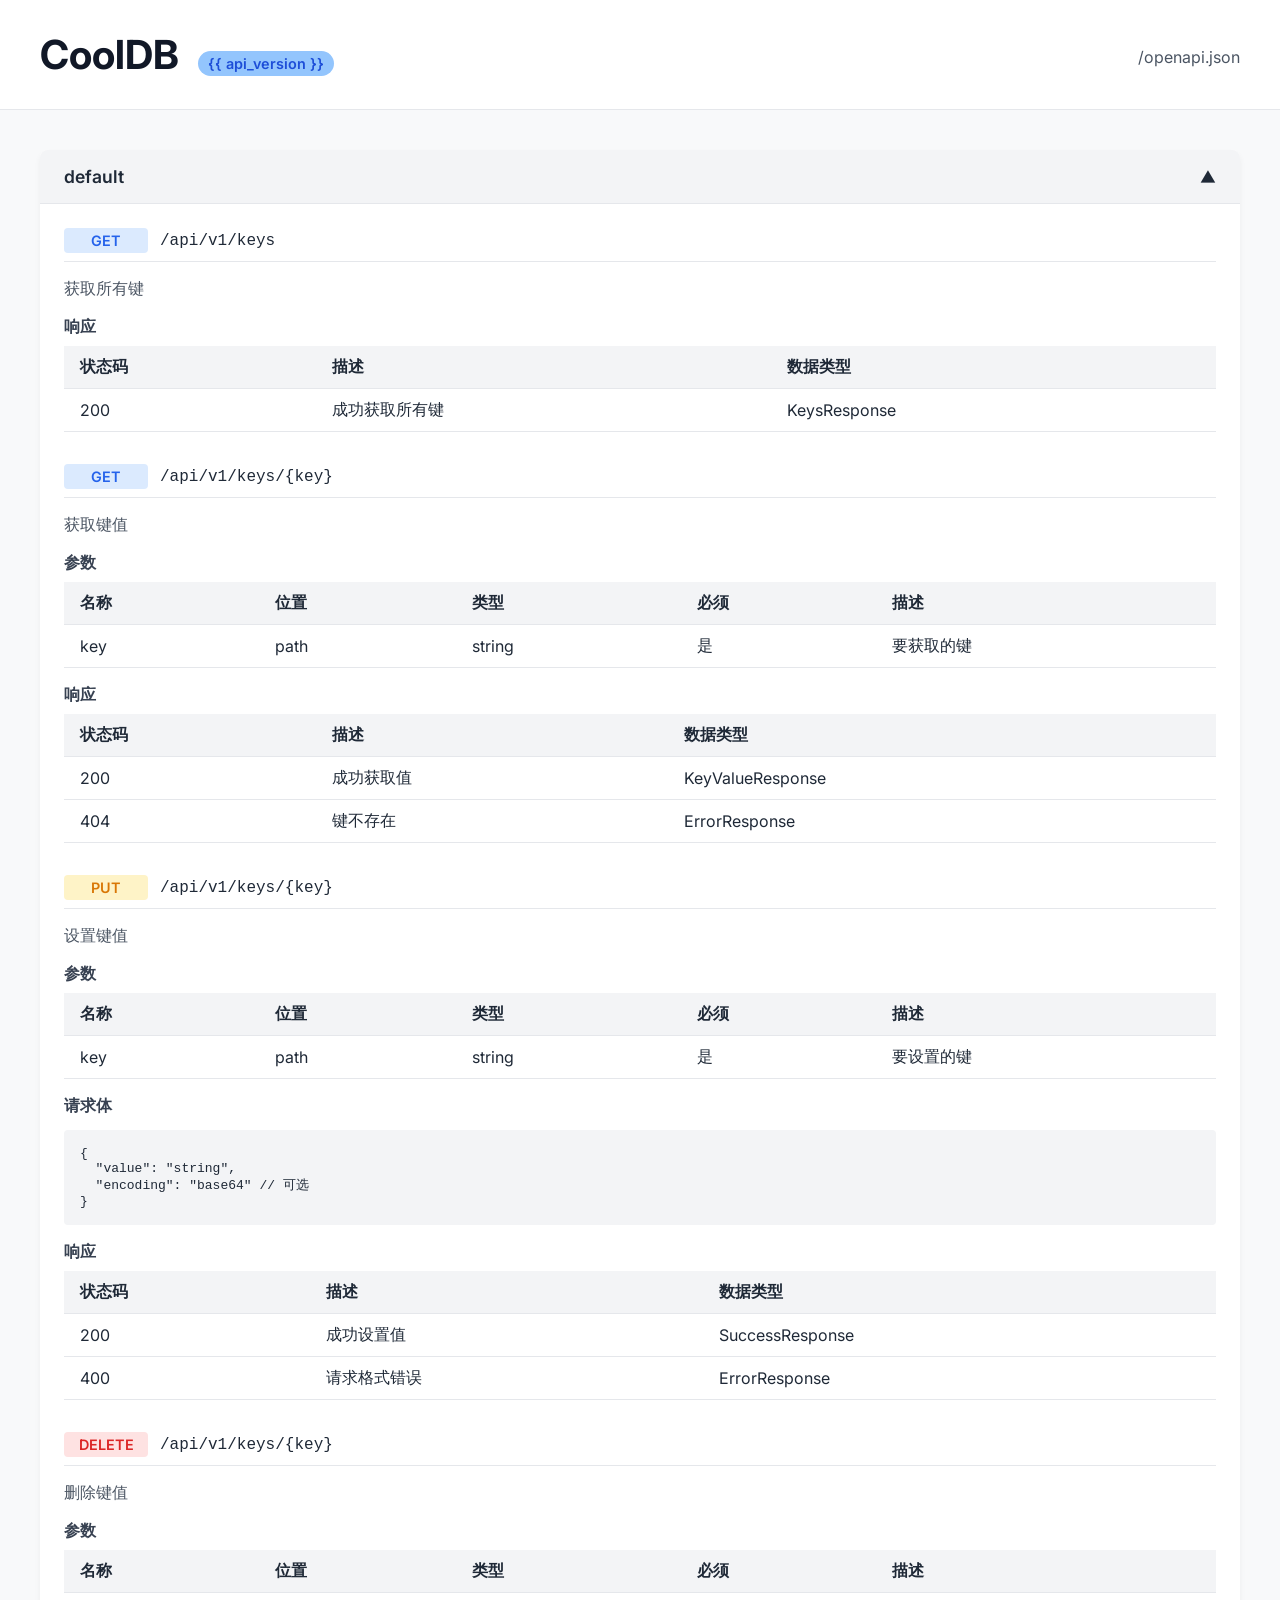
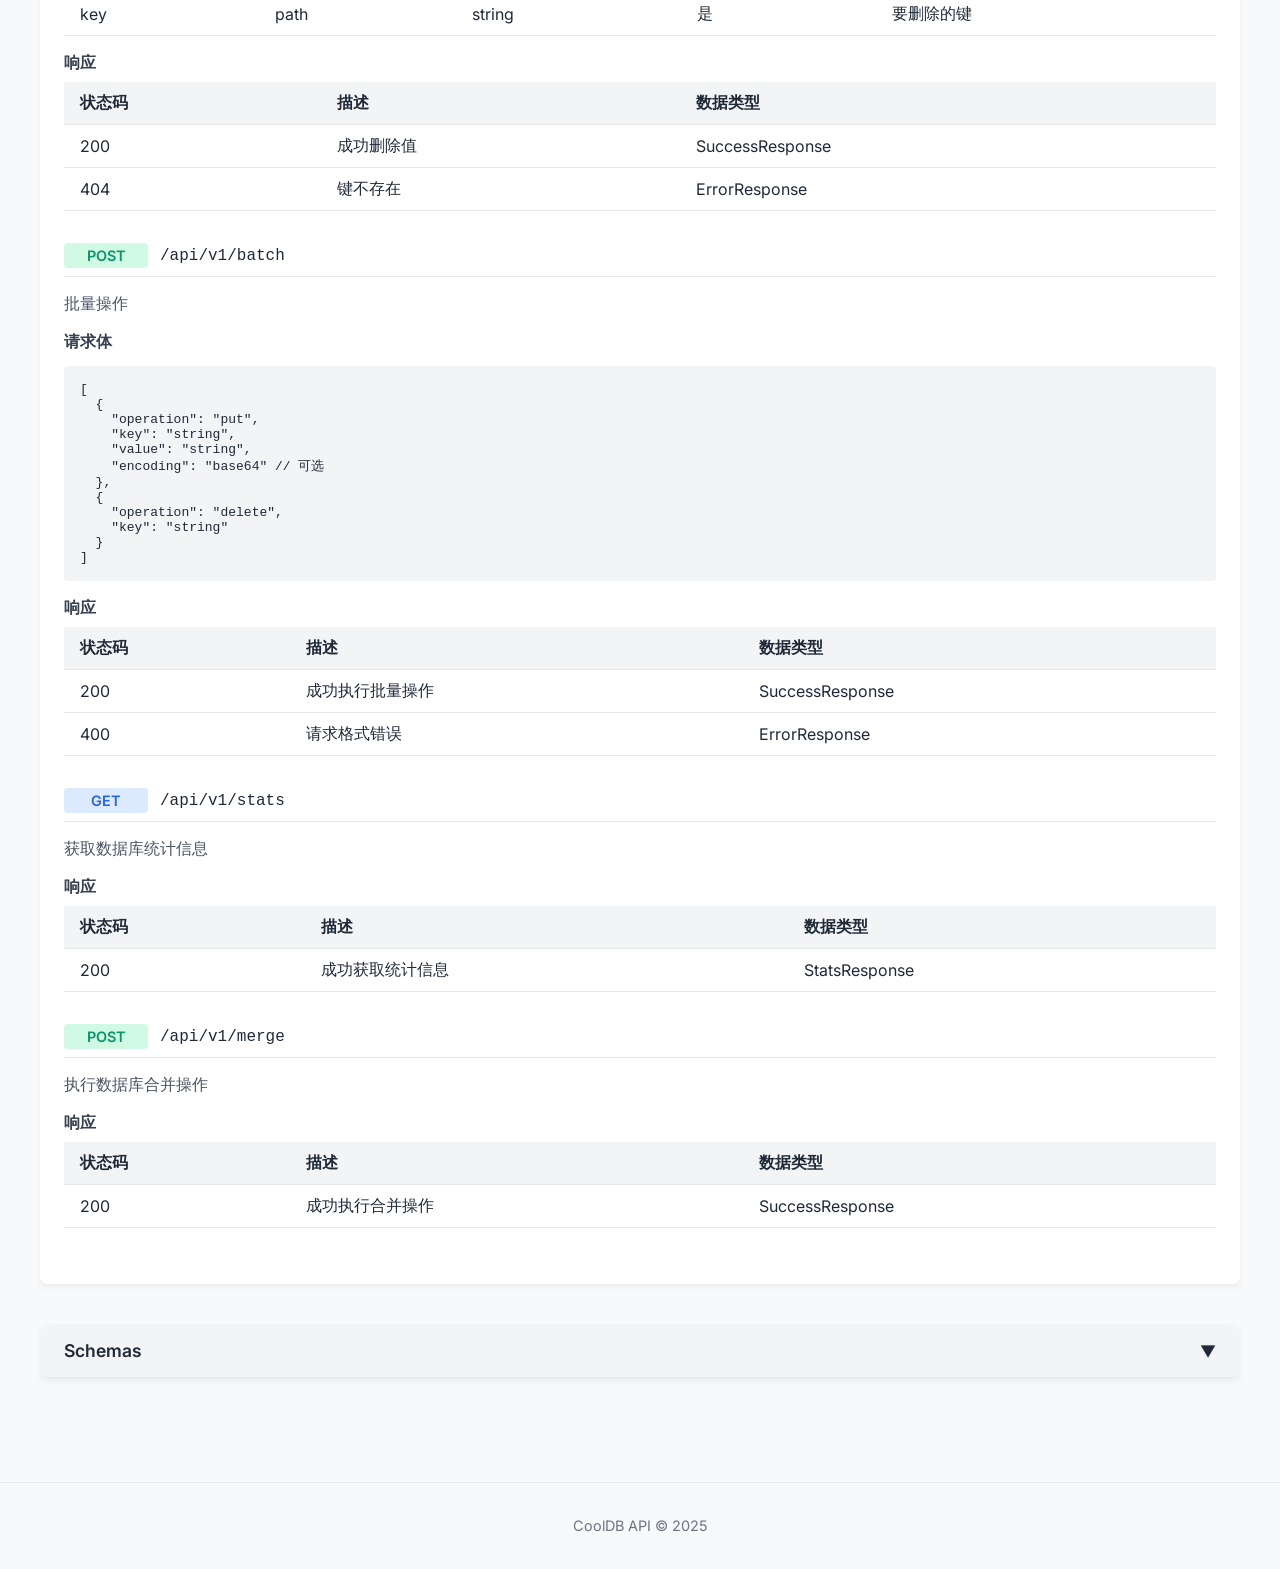
<file: coodb/http/templates/index.html>
<!DOCTYPE html>
<html lang="en">
<head>
    <meta charset="UTF-8">
    <meta name="viewport" content="width=device-width, initial-scale=1.0">
    <title>CoolDB API</title>
    <link href="https://fonts.googleapis.com/css2?family=Inter:wght@400;500;600;700&display=swap" rel="stylesheet">
    <style>
        :root {
            --primary-color: #3b82f6;
            --primary-light: #93c5fd;
            --primary-dark: #1d4ed8;
            --secondary-color: #64748b;
            --success-color: #22c55e;
            --danger-color: #ef4444;
            --warning-color: #f59e0b;
            --gray-100: #f3f4f6;
            --gray-200: #e5e7eb;
            --gray-300: #d1d5db;
            --gray-400: #9ca3af;
            --gray-500: #6b7280;
            --gray-600: #4b5563;
            --gray-700: #374151;
            --gray-800: #1f2937;
            --gray-900: #111827;
        }

        body {
            font-family: 'Inter', sans-serif;
            margin: 0;
            padding: 0;
            color: var(--gray-800);
            background-color: #f8f9fa;
        }

        .container {
            max-width: 1200px;
            margin: 0 auto;
            padding: 0 20px;
        }

        header {
            padding: 30px 0;
            background-color: #fff;
            border-bottom: 1px solid var(--gray-200);
        }

        .header-content {
            display: flex;
            justify-content: space-between;
            align-items: center;
        }

        .logo {
            display: flex;
            align-items: center;
            gap: 16px;
        }

        .logo h1 {
            font-size: 2.5rem;
            font-weight: 700;
            margin: 0;
            color: var(--gray-900);
        }

        .version {
            display: inline-block;
            padding: 4px 10px;
            background-color: var(--primary-light);
            color: var(--primary-dark);
            border-radius: 20px;
            font-size: 0.9rem;
            font-weight: 600;
            margin-left: 10px;
        }

        .subheader {
            color: var(--gray-600);
            margin-top: 5px;
            font-size: 1rem;
        }

        .main {
            padding: 40px 0;
        }

        .card {
            background-color: #fff;
            border-radius: 8px;
            box-shadow: 0 4px 6px rgba(0, 0, 0, 0.05);
            margin-bottom: 24px;
            overflow: hidden;
        }

        .card-header {
            padding: 16px 24px;
            display: flex;
            justify-content: space-between;
            align-items: center;
            background-color: var(--gray-100);
            border-bottom: 1px solid var(--gray-200);
            cursor: pointer;
        }

        .card-title {
            font-size: 1.1rem;
            font-weight: 600;
            margin: 0;
        }

        .card-content {
            padding: 24px;
            display: none;
        }

        .card-content.show {
            display: block;
        }

        .endpoint {
            margin-bottom: 32px;
        }

        .endpoint-header {
            display: flex;
            align-items: center;
            margin-bottom: 16px;
            padding-bottom: 8px;
            border-bottom: 1px solid var(--gray-200);
        }

        .method {
            padding: 4px 12px;
            border-radius: 4px;
            font-weight: 600;
            font-size: 0.9rem;
            margin-right: 12px;
            min-width: 60px;
            text-align: center;
        }

        .method.get {
            background-color: #dbeafe;
            color: #2563eb;
        }

        .method.post {
            background-color: #d1fae5;
            color: #059669;
        }

        .method.put {
            background-color: #fef3c7;
            color: #d97706;
        }

        .method.delete {
            background-color: #fee2e2;
            color: #dc2626;
        }

        .path {
            font-family: monospace;
            font-size: 1rem;
            font-weight: 500;
        }

        .endpoint-description {
            color: var(--gray-600);
            margin-bottom: 16px;
        }

        .section-title {
            font-size: 1rem;
            font-weight: 600;
            margin: 16px 0 8px;
            color: var(--gray-700);
        }

        table {
            width: 100%;
            border-collapse: collapse;
            margin-bottom: 16px;
        }

        th, td {
            padding: 10px 16px;
            text-align: left;
            border-bottom: 1px solid var(--gray-200);
        }

        th {
            font-weight: 600;
            background-color: var(--gray-100);
        }

        tr:hover {
            background-color: var(--gray-50);
        }

        pre {
            background-color: var(--gray-100);
            padding: 16px;
            border-radius: 4px;
            overflow-x: auto;
            font-family: monospace;
        }

        code {
            font-family: monospace;
        }

        .schema-table {
            margin-top: 8px;
        }

        .arrow {
            transition: transform 0.3s;
        }

        .arrow.down {
            transform: rotate(180deg);
        }

        .schemas {
            margin-top: 40px;
        }

        footer {
            text-align: center;
            padding: 20px 0;
            color: var(--gray-500);
            font-size: 0.9rem;
            border-top: 1px solid var(--gray-200);
            margin-top: 40px;
        }

        @media (max-width: 768px) {
            .header-content {
                flex-direction: column;
                align-items: flex-start;
            }

            .logo {
                margin-bottom: 16px;
            }
        }
    </style>
</head>
<body>
    <header>
        <div class="container">
            <div class="header-content">
                <div class="logo">
                    <h1>CoolDB <span class="version">{{ api_version }}</span></h1>
                </div>
                <div class="subheader">/openapi.json</div>
            </div>
        </div>
    </header>

    <div class="main container">
        <div class="card">
            <div class="card-header" id="defaultHeader">
                <h3 class="card-title">default</h3>
                <span class="arrow">▼</span>
            </div>
            <div class="card-content" id="defaultContent">
                <div class="endpoint">
                    <div class="endpoint-header">
                        <span class="method get">GET</span>
                        <span class="path">/api/v1/keys</span>
                    </div>
                    <div class="endpoint-description">获取所有键</div>
                    <div class="section-title">响应</div>
                    <table>
                        <thead>
                            <tr>
                                <th>状态码</th>
                                <th>描述</th>
                                <th>数据类型</th>
                            </tr>
                        </thead>
                        <tbody>
                            <tr>
                                <td>200</td>
                                <td>成功获取所有键</td>
                                <td>KeysResponse</td>
                            </tr>
                        </tbody>
                    </table>
                </div>

                <div class="endpoint">
                    <div class="endpoint-header">
                        <span class="method get">GET</span>
                        <span class="path">/api/v1/keys/{key}</span>
                    </div>
                    <div class="endpoint-description">获取键值</div>
                    <div class="section-title">参数</div>
                    <table>
                        <thead>
                            <tr>
                                <th>名称</th>
                                <th>位置</th>
                                <th>类型</th>
                                <th>必须</th>
                                <th>描述</th>
                            </tr>
                        </thead>
                        <tbody>
                            <tr>
                                <td>key</td>
                                <td>path</td>
                                <td>string</td>
                                <td>是</td>
                                <td>要获取的键</td>
                            </tr>
                        </tbody>
                    </table>
                    <div class="section-title">响应</div>
                    <table>
                        <thead>
                            <tr>
                                <th>状态码</th>
                                <th>描述</th>
                                <th>数据类型</th>
                            </tr>
                        </thead>
                        <tbody>
                            <tr>
                                <td>200</td>
                                <td>成功获取值</td>
                                <td>KeyValueResponse</td>
                            </tr>
                            <tr>
                                <td>404</td>
                                <td>键不存在</td>
                                <td>ErrorResponse</td>
                            </tr>
                        </tbody>
                    </table>
                </div>

                <div class="endpoint">
                    <div class="endpoint-header">
                        <span class="method put">PUT</span>
                        <span class="path">/api/v1/keys/{key}</span>
                    </div>
                    <div class="endpoint-description">设置键值</div>
                    <div class="section-title">参数</div>
                    <table>
                        <thead>
                            <tr>
                                <th>名称</th>
                                <th>位置</th>
                                <th>类型</th>
                                <th>必须</th>
                                <th>描述</th>
                            </tr>
                        </thead>
                        <tbody>
                            <tr>
                                <td>key</td>
                                <td>path</td>
                                <td>string</td>
                                <td>是</td>
                                <td>要设置的键</td>
                            </tr>
                        </tbody>
                    </table>
                    <div class="section-title">请求体</div>
                    <pre><code>{
  "value": "string",
  "encoding": "base64" // 可选
}</code></pre>
                    <div class="section-title">响应</div>
                    <table>
                        <thead>
                            <tr>
                                <th>状态码</th>
                                <th>描述</th>
                                <th>数据类型</th>
                            </tr>
                        </thead>
                        <tbody>
                            <tr>
                                <td>200</td>
                                <td>成功设置值</td>
                                <td>SuccessResponse</td>
                            </tr>
                            <tr>
                                <td>400</td>
                                <td>请求格式错误</td>
                                <td>ErrorResponse</td>
                            </tr>
                        </tbody>
                    </table>
                </div>

                <div class="endpoint">
                    <div class="endpoint-header">
                        <span class="method delete">DELETE</span>
                        <span class="path">/api/v1/keys/{key}</span>
                    </div>
                    <div class="endpoint-description">删除键值</div>
                    <div class="section-title">参数</div>
                    <table>
                        <thead>
                            <tr>
                                <th>名称</th>
                                <th>位置</th>
                                <th>类型</th>
                                <th>必须</th>
                                <th>描述</th>
                            </tr>
                        </thead>
                        <tbody>
                            <tr>
                                <td>key</td>
                                <td>path</td>
                                <td>string</td>
                                <td>是</td>
                                <td>要删除的键</td>
                            </tr>
                        </tbody>
                    </table>
                    <div class="section-title">响应</div>
                    <table>
                        <thead>
                            <tr>
                                <th>状态码</th>
                                <th>描述</th>
                                <th>数据类型</th>
                            </tr>
                        </thead>
                        <tbody>
                            <tr>
                                <td>200</td>
                                <td>成功删除值</td>
                                <td>SuccessResponse</td>
                            </tr>
                            <tr>
                                <td>404</td>
                                <td>键不存在</td>
                                <td>ErrorResponse</td>
                            </tr>
                        </tbody>
                    </table>
                </div>

                <div class="endpoint">
                    <div class="endpoint-header">
                        <span class="method post">POST</span>
                        <span class="path">/api/v1/batch</span>
                    </div>
                    <div class="endpoint-description">批量操作</div>
                    <div class="section-title">请求体</div>
                    <pre><code>[
  {
    "operation": "put",
    "key": "string",
    "value": "string",
    "encoding": "base64" // 可选
  },
  {
    "operation": "delete",
    "key": "string"
  }
]</code></pre>
                    <div class="section-title">响应</div>
                    <table>
                        <thead>
                            <tr>
                                <th>状态码</th>
                                <th>描述</th>
                                <th>数据类型</th>
                            </tr>
                        </thead>
                        <tbody>
                            <tr>
                                <td>200</td>
                                <td>成功执行批量操作</td>
                                <td>SuccessResponse</td>
                            </tr>
                            <tr>
                                <td>400</td>
                                <td>请求格式错误</td>
                                <td>ErrorResponse</td>
                            </tr>
                        </tbody>
                    </table>
                </div>

                <div class="endpoint">
                    <div class="endpoint-header">
                        <span class="method get">GET</span>
                        <span class="path">/api/v1/stats</span>
                    </div>
                    <div class="endpoint-description">获取数据库统计信息</div>
                    <div class="section-title">响应</div>
                    <table>
                        <thead>
                            <tr>
                                <th>状态码</th>
                                <th>描述</th>
                                <th>数据类型</th>
                            </tr>
                        </thead>
                        <tbody>
                            <tr>
                                <td>200</td>
                                <td>成功获取统计信息</td>
                                <td>StatsResponse</td>
                            </tr>
                        </tbody>
                    </table>
                </div>

                <div class="endpoint">
                    <div class="endpoint-header">
                        <span class="method post">POST</span>
                        <span class="path">/api/v1/merge</span>
                    </div>
                    <div class="endpoint-description">执行数据库合并操作</div>
                    <div class="section-title">响应</div>
                    <table>
                        <thead>
                            <tr>
                                <th>状态码</th>
                                <th>描述</th>
                                <th>数据类型</th>
                            </tr>
                        </thead>
                        <tbody>
                            <tr>
                                <td>200</td>
                                <td>成功执行合并操作</td>
                                <td>SuccessResponse</td>
                            </tr>
                        </tbody>
                    </table>
                </div>
            </div>
        </div>

        <div class="card schemas">
            <div class="card-header" id="schemasHeader">
                <h3 class="card-title">Schemas</h3>
                <span class="arrow">▼</span>
            </div>
            <div class="card-content" id="schemasContent">
                <div class="section-title">KeysResponse</div>
                <pre><code>{
  "keys": [
    "string"
  ]
}</code></pre>

                <div class="section-title">KeyValueResponse</div>
                <pre><code>{
  "key": "string",
  "value": "string",
  "encoding": "base64" // 可选
}</code></pre>

                <div class="section-title">ValueRequest</div>
                <pre><code>{
  "value": "string",
  "encoding": "base64" // 可选
}</code></pre>

                <div class="section-title">BatchOperation</div>
                <pre><code>{
  "operation": "put" | "delete",
  "key": "string",
  "value": "string", // 仅 put 操作需要
  "encoding": "base64" // 可选
}</code></pre>

                <div class="section-title">SuccessResponse</div>
                <pre><code>{
  "success": true
}</code></pre>

                <div class="section-title">ErrorResponse</div>
                <pre><code>{
  "error": "string"
}</code></pre>

                <div class="section-title">StatsResponse</div>
                <pre><code>{
  "key_num": 0,
  "data_file_num": 0,
  "reclaimable_size": 0,
  "disk_size": 0
}</code></pre>
            </div>
        </div>
    </div>

    <footer>
        <div class="container">
            <p>CoolDB API © 2025</p>
        </div>
    </footer>

    <script>
        document.addEventListener('DOMContentLoaded', function() {
            const defaultHeader = document.getElementById('defaultHeader');
            const defaultContent = document.getElementById('defaultContent');
            const schemasHeader = document.getElementById('schemasHeader');
            const schemasContent = document.getElementById('schemasContent');

            // 默认展开第一个卡片
            defaultContent.classList.add('show');
            defaultHeader.querySelector('.arrow').classList.add('down');

            // 添加点击事件处理
            defaultHeader.addEventListener('click', function() {
                defaultContent.classList.toggle('show');
                defaultHeader.querySelector('.arrow').classList.toggle('down');
            });

            schemasHeader.addEventListener('click', function() {
                schemasContent.classList.toggle('show');
                schemasHeader.querySelector('.arrow').classList.toggle('down');
            });
        });
    </script>
</body>
</html>
</file>
